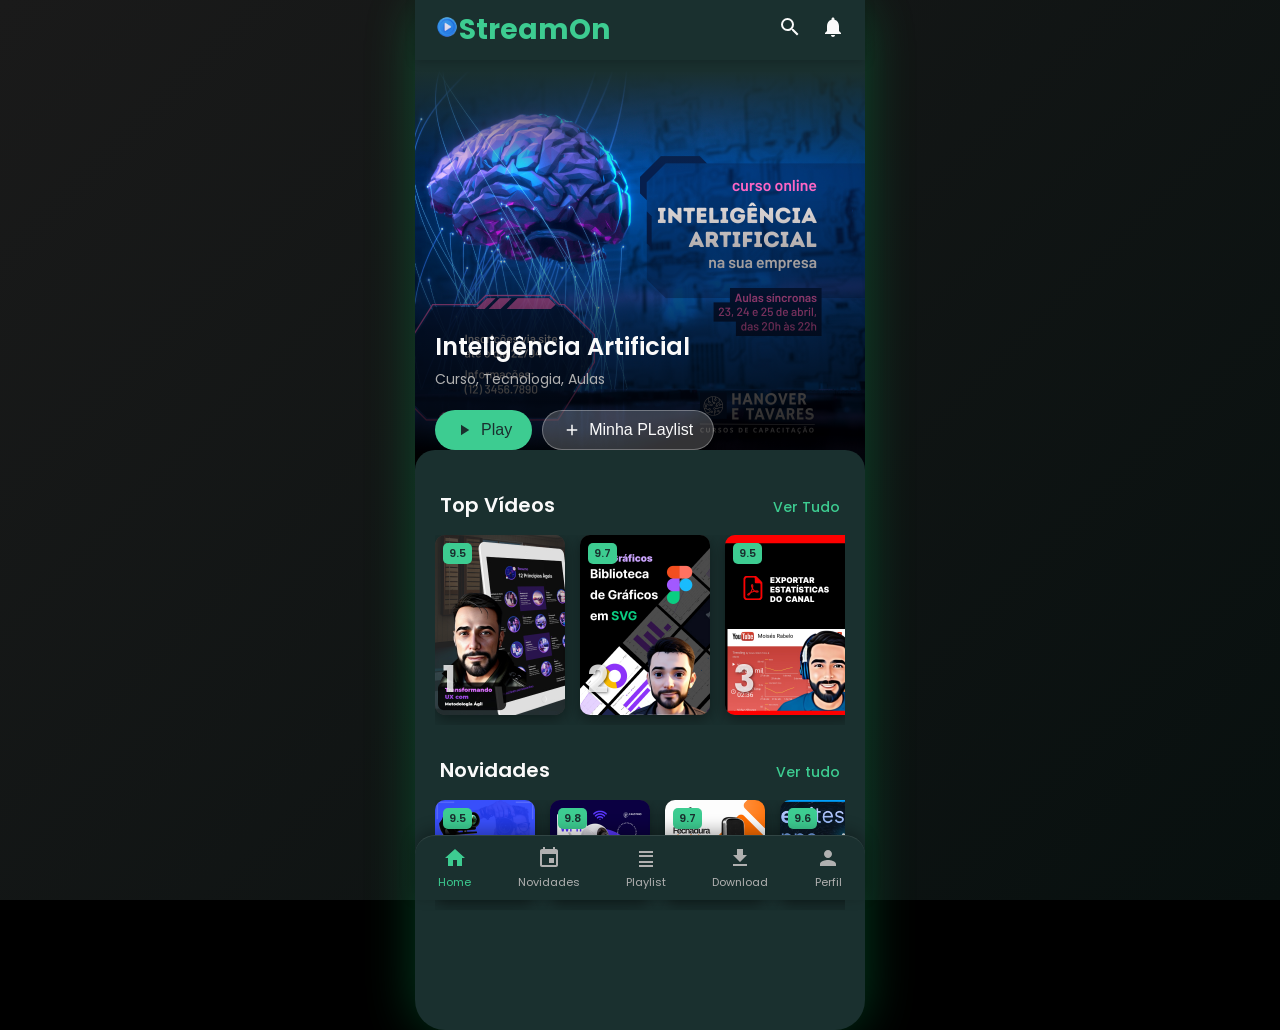
<file: index.html>
<!DOCTYPE html>
<html lang="pt-BR">
<head>
    <meta charset="UTF-8">
    <meta name="viewport" content="width=device-width, initial-scale=1.0">
    <title>StreamOn</title>
    <link rel="shortcut icon" href="./img/logo.png" type="image/x-icon">
    <link rel="stylesheet" href="./css/styles.css">
    <link href="https://fonts.googleapis.com/css2?family=Poppins:wght@300;400;500;600;700&display=swap" rel="stylesheet">
</head>
<body>

    <div class="app-background"></div> <div class="container">
        <header class="main-header">
            <div class="logo"><img class="logo-img" src="./img/logo.png" alt=""><span>StreamOn</span></div>
            <div class="header-icons">
                <span class="icon search-icon"></span>
                <span class="icon bell-icon"></span>
            </div>
        </header>

        <section class="hero-banner" style="background-image: url('./img/thumbnail-canva-destaque-home.png');">
            <div class="overlay"></div>
            <div class="banner-content">
                <h1 class="banner-title">Inteligência Artificial</h1>
                <p class="banner-genres">Curso, Tecnologia, Aulas</p>
                <div class="banner-actions">
                    <button class="btn btn-play"><span class="icon play-icon"></span>Play</button>
                    <button class="btn btn-mylist"><span class="icon add-icon"></span>Minha PLaylist</button>
                </div>
            </div>
        </section>

        <main class="content-sections">
            <section class="content-row">
                <div class="row-header">
                    <h2>Top Vídeos</h2>
                    <span class="see-all">Ver Tudo</span>
                </div>
                <div class="cards-container">
                    <div class="anime-card">
                        <div class="rating">9.5</div>
                        <div class="rank">1</div>
                        <img src="./img/anime_1.jpg" alt="Anime 1" class="card-thumbnail">
                        </div>
                    <div class="anime-card">
                        <div class="rating">9.7</div>
                        <div class="rank">2</div>
                        <img src="./img/anime_2.jpg" alt="Anime 2" class="card-thumbnail">
                        </div>
                    <div class="anime-card">
                        <div class="rating">9.5</div>
                        <div class="rank">3</div>
                        <img src="./img/anime_3.jpg" alt="Anime 3" class="card-thumbnail">
                        </div>
                </div>
            </section>

            <section class="content-row">
                <div class="row-header">
                    <h2>Novidades</h2>
                    <span class="see-all">Ver tudo</span>
                </div>
                <div class="cards-container">
                    <div class="anime-card square">
                        <div class="rating">9.5</div>
                        <img src="./img/thumbnail-canva-home-top1.png" alt="Episode 1" class="card-thumbnail">
                        </div>
                    <div class="anime-card square">
                        <div class="rating">9.8</div>
                        <img src="./img/thumbnail-canva-home-top2.png" alt="Episode 2" class="card-thumbnail">
                        </div>
                    <div class="anime-card square">
                        <div class="rating">9.7</div>
                        <img src="./img/thumbnail-canva-home-top3.png" alt="Episode 3" class="card-thumbnail">
                        </div>
                    <div class="anime-card square">
                        <div class="rating">9.6</div>
                        <img src="./img/episode_4.jpg" alt="Episode 4" class="card-thumbnail">
                        </div>
                </div>
            </section>

        </main>

        <nav class="bottom-nav">
            <a href="#" class="nav-item active">
                <span class="icon home-icon"></span>
                <span>Home</span>
            </a>
            <a href="#" class="nav-item">
                <span class="icon calendar-icon"></span>
                <span>Novidades</span>
            </a>
            <a href="playlist.html" class="nav-item">
                <span class="icon mylist-icon"></span>
                <span>Playlist</span>
            </a>
            <a href="#" class="nav-item">
                <span class="icon download-icon"></span>
                <span>Download</span>
            </a>
            <a href="profile.html" class="nav-item">
                <span class="icon profile-icon"></span>
                <span>Perfil</span>
            </a>
        </nav>
    </div>

</body>
</html>
</file>
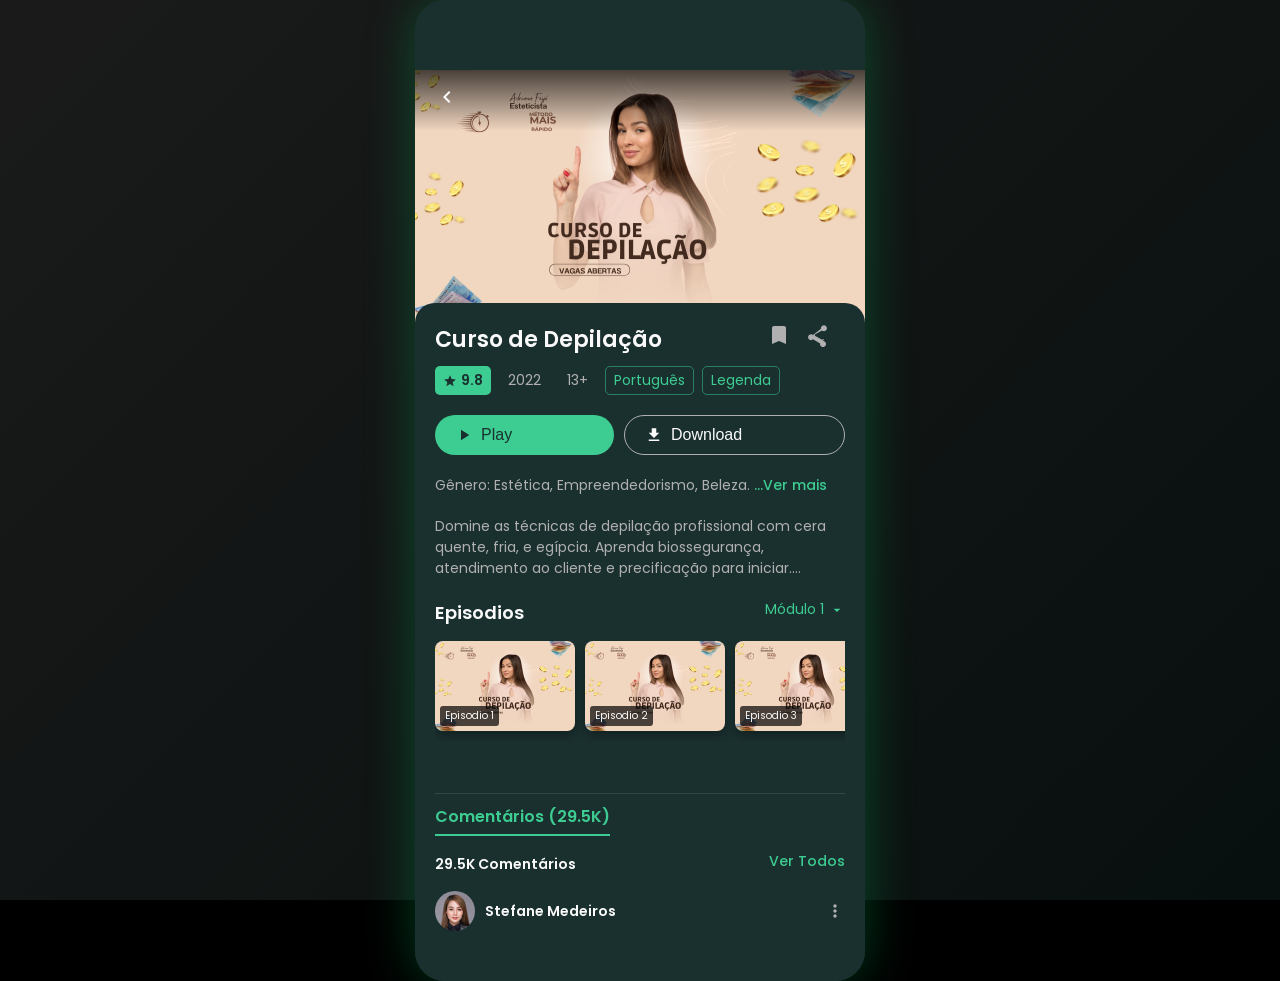
<file: detail.html>
<!DOCTYPE html>
<html lang="pt-BR">
<head>
    <meta charset="UTF-8">
    <meta name="viewport" content="width=device-width, initial-scale=1.0">
    <title>Detalhes - StreamOn</title>
    <link rel="shortcut icon" href="./img/logo.png" type="image/x-icon">
    <link rel="stylesheet" href="./css/styles.css"> 
    <link href="https://fonts.googleapis.com/css2?family=Poppins:wght@300;400;500;600;700&display=swap" rel="stylesheet">
</head>
<body>

    <div class="app-background"></div>
    <div class="container detail-page-container">
        
        <section class="video-player-section">
            <div class="player-banner" style="background-image: url('./img/demon_slayer_detail.png');">
                <div class="top-bar-overlay">
                    <a href="playlist.html">
                        <span class="icon back-arrow"></span>
                    </a>
                </div>
            </div>
        </section>

        <main class="detail-content">

            <div class="metadata-block">
                <h1 class="content-title">Curso de Depilação</h1>
                <div class="action-icons">
                    <span class="icon bookmark-icon"></span>
                    <span class="icon share-icon"></span>
                    <i class="ri-share-line"></i>
                </div>
                
                <div class="tags-row">
                    <span class="rating-tag"><span class="icon star-icon"></span> 9.8</span>
                    <span class="year-tag">2022</span>
                    <span class="age-tag">13+</span>
                    <span class="info-tag light-green-border">Português</span>
                    <span class="info-tag light-green-border">Legenda</span>
                </div>

                <div class="main-actions-row">
                    <button class="btn btn-play full-width"><span class="icon play-icon"></span>Play</button>
                    <button class="btn btn-download full-width"><span class="icon download-icon-btn"></span>Download</button>
                </div>
            </div>
            
            <p class="synopsis">
                Gênero: Estética, Empreendedorismo, Beleza. <span class="read-more">...Ver mais</span>
            </p>
            <p class="full-text">
                Domine as técnicas de depilação profissional com cera quente, fria, e egípcia. Aprenda biossegurança, atendimento ao cliente e precificação para iniciar....
            </p>

            <section class="episode-section">
                <h2 class="section-title">Episodios</h2>
                <div class="dropdown-filter">
                    <span>Módulo 1</span>
                    <span class="icon dropdown-arrow"></span>
                </div>
                
                <div class="episode-cards-container">
                    
                    <div class="episode-card">
                        <img src="./img/episode_1_thumb.png" alt="Episode 1" class="episode-thumbnail">
                        <span class="episode-number">Episodio 1</span>
                    </div>
                    <div class="episode-card">
                        <img src="./img/episode_1_thumb.png" alt="Episode 2" class="episode-thumbnail">
                        <span class="episode-number">Episodio 2</span>
                    </div>
                    <div class="episode-card">
                        <img src="./img/episode_1_thumb.png" alt="Episode 3" class="episode-thumbnail">
                        <span class="episode-number">Episodio 3</span>
                    </div>
                </div>
                
                <h2 class="section-title more-like-this-title"></h2>
            </section>

            <section class="comments-section">
                <div class="comments-header">
                    <span class="comments-tab active-tab">Comentários (29.5K)</span>
                    </div>
                <p class="comments-count">29.5K Comentários</p>
                <span class="see-all-comments">Ver Todos</span>
                
                <div class="comment-item">
                    <img src="./img/foto-perfil2.png" alt="Avatar" class="comment-avatar">
                    <span class="comment-username">Stefane Medeiros</span>
                    <span class="icon more-options-icon-small"></span>
                </div>
            </section>

        </main>
        
    </div>
    <div id="commentsModal" class="modal-bottom-sheet">
    <div class="modal-content">
        
        <header class="comments-modal-header">
            <span class="icon back-arrow" onclick="closeCommentsModal()"></span>
            <h1 class="comments-count-title">29.5K Comentários</h1>
            <span class="icon more-options-icon-small"></span> 
        </header>

        <main class="comments-list-container">
            
            <div class="comment-full-item">
                <img src="./img/foto-perfil2.png" alt="Avatar" class="comment-avatar-lg">
                <div class="comment-body">
                    <span class="comment-username">Stefane Medeiros</span>
                    <span class="icon more-options-icon-medium"></span>
                    <p class="comment-text">
                        O curso superou minhas expectativas! A didática da instrutora é excelente, e ela explica cada tipo de cera e técnica com uma clareza impressionante. Recomendo 100%!
                    </p>
                    <div class="comment-actions">
                        <span class="like-count"><span class="icon heart-icon-filled"></span> 938</span>
                        <span class="comment-time">3 h</span>
                        <span class="reply-button">Responder</span>
                    </div>
                </div>
            </div>

            <div class="comment-full-item">
                <img src="./img/foto-perfil4.png" alt="Avatar" class="comment-avatar-lg">
                <div class="comment-body">
                    <span class="comment-username">Juliana Santos</span>
                    <span class="icon more-options-icon-medium"></span>
                    <p class="comment-text">
                        Melhor investimento que fiz este ano! Em menos de um mês após concluir, já recuperei o valor do curso com os primeiros atendimentos. As dicas de gestão de clientes e precificação fizeram toda a diferença. O material de apoio é incrível. Se você está pensando em empreender, faça este curso! 😍💯💯
                    </p>
                    <div class="comment-actions">
                        <span class="like-count"><span class="icon heart-icon-filled"></span> 847</span>
                        <span class="comment-time">10 h</span>
                        <span class="reply-button">Responder</span>
                    </div>
                </div>
            </div>
            
            <div class="comment-full-item">
                <img src="./img/foto-perfil7.png" alt="Avatar" class="comment-avatar-lg">
                <div class="comment-body">
                    <span class="comment-username">Patrícia Mendes</span>
                    <span class="icon more-options-icon-medium"></span>
                    <p class="comment-text">
                        A técnica de depilação egípcia foi ensinada de forma impecável. Agora, consigo oferecer um serviço muito mais rápido e menos doloroso para minhas clientes. Nota mil!
                    </p>
                    <div class="comment-actions">
                        <span class="like-count"><span class="icon heart-icon-filled"></span> 847</span>
                        <span class="comment-time">13 h</span>
                        <span class="reply-button">Responder</span>
                    </div>
                </div>
            </div>

            <div class="comment-full-item">
                <img src="./img/foto-perfil8.png" alt="Avatar" class="comment-avatar-lg">
                <div class="comment-body">
                    <span class="comment-username">Camila Oliveira</span>
                    <span class="icon more-options-icon-medium"></span>
                    <p class="comment-text">
                        Estava insegura em fazer um curso online, mas o suporte dado após o término é fantástico. Mandei dúvidas sobre produtos e recebi a resposta detalhada no mesmo dia.
                    </p>
                    <div class="comment-actions">
                        <span class="like-count"><span class="icon heart-icon-filled"></span> 847</span>
                        <span class="comment-time">1 d</span>
                        <span class="reply-button">Responder</span>
                    </div>
                </div>
            </div>

            </main>

        <footer class="comment-input-bar">
            <input type="text" placeholder="Comentar..." class="comment-input">
            <span class="icon emoji-icon"></span>
            <button class="btn btn-send"><span class="icon send-icon"></span></button>
        </footer>
        
    </div>
</div>

<script>
    function openCommentsModal() {
        document.getElementById('commentsModal').classList.add('is-visible');
        document.body.style.overflow = 'hidden'; // Evita scroll do fundo
    }

    function closeCommentsModal() {
        document.getElementById('commentsModal').classList.remove('is-visible');
        document.body.style.overflow = '';
    }

    // Liga o clique do "See all" para abrir o modal
    document.querySelector('.see-all-comments').addEventListener('click', openCommentsModal);
</script>

</body>
</html>
</file>
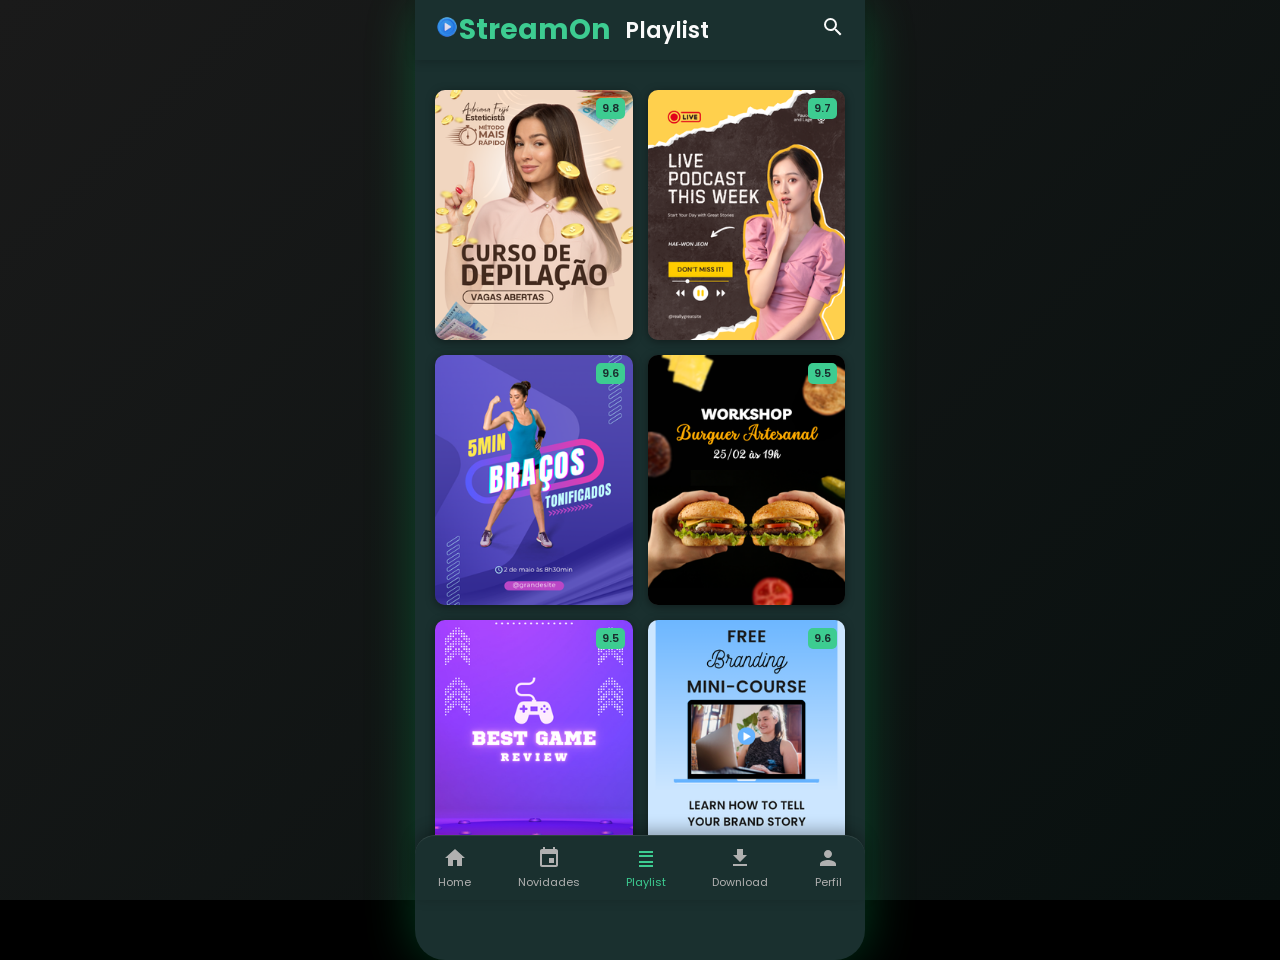
<file: playlist.html>
<!DOCTYPE html>
<html lang="pt-BR">
<head>
    <meta charset="UTF-8">
    <meta name="viewport" content="width=device-width, initial-scale=1.0">
    <title>Minha Lista - StreamOn</title>
    <link rel="shortcut icon" href="./img/logo.png" type="image/x-icon">
    <link rel="stylesheet" href="./css/styles.css"> 
    <link href="https://fonts.googleapis.com/css2?family=Poppins:wght@300;400;500;600;700&display=swap" rel="stylesheet">
</head>
<body>

    <div class="app-background"></div>
    <div class="container">
        
        <header class="main-header">
            <div class="logo"><img class="logo-img" src="./img/logo.png" alt=""><span>StreamOn</span></div>
            <h1 class="page-title">Playlist</h1>
            <div class="header-icons">
                <span class="icon search-icon"></span>
            </div>
        </header>

        
        <main class="grid-content">
            
            <a href="detail.html">
                <div class="anime-card grid-item">
                    <div class="rating playlist-rating">9.8</div>
                    <img src="./img/thumbnail-canva6.png" alt="Naruto" class="card-thumbnail">
                </div>
            </a>

            <div class="anime-card grid-item">
                <div class="rating playlist-rating">9.7</div>
                <img src="./img/thumbnail-canva2.png" alt="One Piece" class="card-thumbnail">
            </div>

            <div class="anime-card grid-item">
                <div class="rating playlist-rating">9.6</div>
                <img src="./img/thumbnail-canva.png" alt="Death Note" class="card-thumbnail">
            </div>

            <div class="anime-card grid-item">
                <div class="rating playlist-rating">9.5</div>
                <img src="./img/thumbnail-canva4.png" alt="Spy x Family" class="card-thumbnail">
            </div>

            <div class="anime-card grid-item">
                <div class="rating playlist-rating">9.5</div>
                <img src="./img/thumbnail-canva5.png" alt="Attack on Titan" class="card-thumbnail">
            </div>

            <div class="anime-card grid-item">
                <div class="rating playlist-rating">9.6</div>
                <img src="./img/thumbnail-canva3.png" alt="Chainsaw Man" class="card-thumbnail">
            </div>
            
            </main>

        <nav class="bottom-nav">
            <a href="index.html" class="nav-item">
                <span class="icon home-icon"></span>
                <span>Home</span>
            </a>
            <a href="#" class="nav-item">
                <span class="icon calendar-icon"></span>
                <span>Novidades</span>
            </a>
            <a href="playlist.html" class="nav-item active"> <span class="icon mylist-icon"></span>
                <span>Playlist</span>
            </a>
            <a href="#" class="nav-item">
                <span class="icon download-icon"></span>
                <span>Download</span>
            </a>
            <a href="profile.html" class="nav-item">
                <span class="icon profile-icon"></span>
                <span>Perfil</span>
            </a>
        </nav>
    </div>

</body>
</html>
</file>
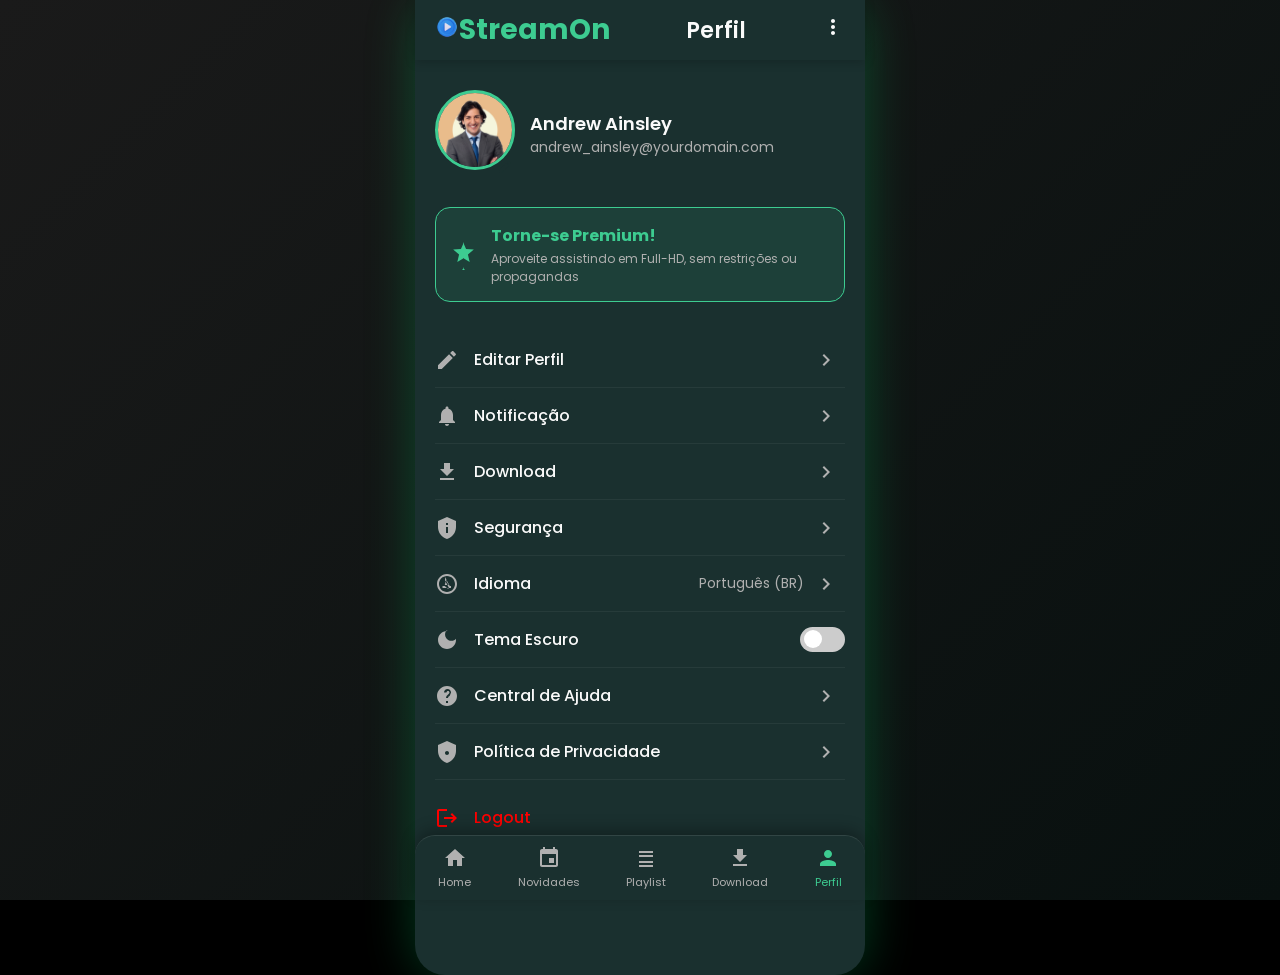
<file: profile.html>
<!DOCTYPE html>
<html lang="pt-BR">
<head>
    <meta charset="UTF-8">
    <meta name="viewport" content="width=device-width, initial-scale=1.0">
    <title>Perfil - StreamOn</title>
    <link rel="shortcut icon" href="./img/logo.png" type="image/x-icon">
    <link rel="stylesheet" href="./css/styles.css"> 
    <link href="https://fonts.googleapis.com/css2?family=Poppins:wght@300;400;500;600;700&display=swap" rel="stylesheet">
</head>
<body>

    <div class="app-background"></div>
    <div class="container">
        
        <header class="main-header profile-header">
            <div class="logo"><img class="logo-img" src="./img/logo.png" alt=""><span>StreamOn</span></div>
            <h1 class="page-title">Perfil</h1>
            <div class="header-icons">
                <span class="icon more-options-icon"></span>
            </div>
        </header>

        
        <main class="profile-content">

            <section class="user-info-section">
                <div class="profile-avatar-container">
                    <img src="./img/foto-perfil.png" alt="Foto de Perfil" class="profile-avatar">
                    <span class="edit-badge"></span>
                </div>
                <div class="user-details">
                    <h2 class="username">Andrew Ainsley</h2>
                    <p class="user-email">andrew_ainsley@yourdomain.com</p>
                </div>
            </section>

            <section class="premium-card">
                <span class="icon premium-crown"></span>
                <div class="premium-text">
                    <h3>Torne-se Premium!</h3>
                    <p>Aproveite assistindo em Full-HD, sem restrições ou propagandas</p>
                </div>
                <span class="icon arrow-right"></span>
            </section>
            
            <section class="settings-list">
                <a href="#" class="setting-item">
                    <span class="icon edit-profile-icon"></span>
                    <span class="setting-text">Editar Perfil</span>
                    <span class="icon arrow-right"></span>
                </a>
                
                <a href="#" class="setting-item">
                    <span class="icon notification-icon"></span>
                    <span class="setting-text">Notificação</span>
                    <span class="icon arrow-right"></span>
                </a>

                <a href="#" class="setting-item">
                    <span class="icon download-icon"></span>
                    <span class="setting-text">Download</span>
                    <span class="icon arrow-right"></span>
                </a>

                <a href="#" class="setting-item">
                    <span class="icon security-icon"></span>
                    <span class="setting-text">Segurança</span>
                    <span class="icon arrow-right"></span>
                </a>

                <div class="setting-item">
                    <span class="icon language-icon"></span>
                    <span class="setting-text">Idioma</span>
                    <span class="setting-value">Português (BR)</span>
                    <span class="icon arrow-right"></span>
                </div>

                <div class="setting-item">
                    <span class="icon dark-mode-icon"></span>
                    <span class="setting-text">Tema Escuro</span>
                    <label class="switch">
                        <input type="checkbox">
                        <span class="slider round"></span>
                    </label>
                </div>

                <a href="#" class="setting-item">
                    <span class="icon help-icon"></span>
                    <span class="setting-text">Central de Ajuda</span>
                    <span class="icon arrow-right"></span>
                </a>
                
                <a href="#" class="setting-item">
                    <span class="icon privacy-icon"></span>
                    <span class="setting-text">Política de Privacidade</span>
                    <span class="icon arrow-right"></span>
                </a>

                <a href="login.html" class="setting-item logout-item">
                    <span class="icon logout-icon"></span>
                    <span class="setting-text">Logout</span>
                </a>
                
            </section>
            
        </main>

        <nav class="bottom-nav">
            <a href="index.html" class="nav-item">
                <span class="icon home-icon"></span>
                <span>Home</span>
            </a>
            <a href="#" class="nav-item">
                <span class="icon calendar-icon"></span>
                <span>Novidades</span>
            </a>
            <a href="playlist.html" class="nav-item">
                <span class="icon mylist-icon"></span>
                <span>Playlist</span>
            </a>
            <a href="#" class="nav-item">
                <span class="icon download-icon"></span>
                <span>Download</span>
            </a>
            <a href="profile.html" class="nav-item active"> <span class="icon profile-icon"></span>
                <span>Perfil</span>
            </a>
        </nav>
    </div>

</body>
</html>
</file>
<file: css/styles.css>
/* Importação de fonte (opcional, se você descomentou no HTML) */
body {
    font-family: 'Poppins', sans-serif;
}

/* Reset Básico */
* {
    box-sizing: border-box;
    margin: 0;
    padding: 0;
}

:root {
    --dark-green: #1A302F;
    --light-green: #3DCC91;
    --text-white: #FAFAFA;
    --text-light-gray: #B0B0B0;
    --dark-gray-bg: #2B2B2B;
    --card-bg: #3A3A3A;
    --overlay-gradient: linear-gradient(to top, rgba(0,0,0,0.9) 0%, rgba(0,0,0,0.6) 50%, rgba(0,0,0,0) 100%);
    --app-gradient-border: linear-gradient(to bottom, #10201F, #00BCD4); /* Ajustado para um verde/azul sutil */
}

body {
    background-color: #000;
    color: var(--text-white);
    overflow-x: hidden; /* Evita rolagem horizontal indesejada */
}

/* Fundo da tela com gradiente sutil */
.app-background {
    position: fixed;
    top: 0;
    left: 0;
    width: 100%;
    height: 100%;
    background: linear-gradient(135deg, #1A1A1A 0%, #08100F 100%); /* Fundo escuro */
    z-index: -1;
}
/* Gradiente nas bordas da "tela do celular" */
.container {
    max-width: 450px; /* Largura máxima para simular um celular */
    margin: 0 auto;
    background-color: var(--dark-green); /* Cor principal do app */
    min-height: 100vh;
    box-shadow: 0 0 50px rgba(0, 200, 100, 0.3); /* Sombra verde */
    border-radius: 30px; /* Bordas arredondadas do "celular" */
    overflow: hidden; /* Garante que o conteúdo não vaze */
    position: relative;
    padding-bottom: 70px; /* Espaço para a nav bar inferior */
}

/* --- HEADER PRINCIPAL --- */
.main-header {
    display: flex;
    justify-content: space-between;
    align-items: center;
    padding: 15px 20px;
    position: absolute;
    top: 0;
    width: 100%;
    max-width: 450px;
    z-index: 100;
    background: transparent; /* Transparente para ver o banner */
}
.main-header .logo {
    font-size: 28px;
    font-weight: 700;
    color: var(--light-green); /* Verde claro para o logo 'A' */
}
.header-icons .icon {
    display: inline-block;
    width: 24px;
    height: 24px;
    margin-left: 15px;
    background-color: var(--text-white); /* Cor dos ícones */
    -webkit-mask-size: cover;
    mask-size: cover;
}

.logo-img {
    display: inline;
    width: 24px;
    height: 24px;
}

/* Ícones específicos (usando mask para SVGs ou background-image para PNGs) */
.search-icon { -webkit-mask-image: url('data:image/svg+xml;utf8,<svg xmlns="http://www.w3.org/2000/svg" viewBox="0 0 24 24" fill="white"><path d="M15.5 14h-.79l-.28-.27A6.471 6.471 0 0 0 16 9.5 6.5 6.5 0 1 0 9.5 16c1.61 0 3.09-.59 4.23-1.57l.27.28v.79l5 4.99L20.49 19l-4.99-5zm-6 0C7.01 14 5 11.99 5 9.5S7.01 5 9.5 5 14 7.01 14 9.5 11.99 14 9.5 14z"/></svg>'); mask-image: url('data:image/svg+xml;utf8,<svg xmlns="http://www.w3.org/2000/svg" viewBox="0 0 24 24" fill="white"><path d="M15.5 14h-.79l-.28-.27A6.471 6.471 0 0 0 16 9.5 6.5 6.5 0 1 0 9.5 16c1.61 0 3.09-.59 4.23-1.57l.27.28v.79l5 4.99L20.49 19l-4.99-5zm-6 0C7.01 14 5 11.99 5 9.5S7.01 5 9.5 5 14 7.01 14 9.5 11.99 14 9.5 14z"/></svg>'); }
.bell-icon { -webkit-mask-image: url('data:image/svg+xml;utf8,<svg xmlns="http://www.w3.org/2000/svg" viewBox="0 0 24 24" fill="white"><path d="M12 22c1.1 0 2-.9 2-2h-4c0 1.1.9 2 2 2zm6-6v-5c0-3.07-1.63-5.64-4.5-6.32V4c0-.83-.67-1.5-1.5-1.5s-1.5.67-1.5 1.5v.68C7.64 5.36 6 7.93 6 11v5l-2 2v1h16v-1l-2-2z"/></svg>'); mask-image: url('data:image/svg+xml;utf8,<svg xmlns="http://www.w3.org/2000/svg" viewBox="0 0 24 24" fill="white"><path d="M12 22c1.1 0 2-.9 2-2h-4c0 1.1.9 2 2 2zm6-6v-5c0-3.07-1.63-5.64-4.5-6.32V4c0-.83-.67-1.5-1.5-1.5s-1.5.67-1.5 1.5v.68C7.64 5.36 6 7.93 6 11v5l-2 2v1h16v-1l-2-2z"/></svg>'); }


/* --- HERO BANNER --- */
.hero-banner {
    width: 100%;
    height: 400px; /* Altura do banner */
    background-size: cover;
    background-position: center;
    position: relative;
    display: flex;
    align-items: flex-end; /* Conteúdo na parte inferior */
    padding-bottom: 20px;
    z-index: 1; /* Para ficar abaixo do header fixo */
}
.hero-banner::before { /* Pseudo-elemento para o gradiente superior */
    content: '';
    position: absolute;
    top: 0;
    left: 0;
    width: 100%;
    height: 100px; /* Altura do gradiente */
    background: linear-gradient(to bottom, var(--dark-green), transparent);
    z-index: 2;
}
.overlay { /* Gradiente inferior para contraste do texto */
    position: absolute;
    bottom: 0;
    left: 0;
    width: 100%;
    height: 70%; /* Altura do gradiente */
    background: var(--overlay-gradient);
    z-index: 3;
}
.banner-content {
    position: relative;
    z-index: 4;
    padding: 0 20px;
    width: 100%;
}
.banner-title {
    font-size: 24px;
    margin-bottom: 5px;
    font-weight: 600;
}
.banner-genres {
    font-size: 14px;
    color: var(--text-light-gray);
    margin-bottom: 20px;
}
.banner-actions {
    display: flex;
    gap: 10px;
}
.btn {
    padding: 10px 20px;
    border: none;
    border-radius: 25px;
    font-size: 16px;
    font-weight: 500;
    cursor: pointer;
    display: flex;
    align-items: center;
    gap: 8px;
}
.btn-play {
    background-color: var(--light-green); /* Verde claro */
    color: var(--dark-green); /* Texto verde escuro */
}
.btn-mylist {
    background-color: rgba(255, 255, 255, 0.2); /* Fundo transparente claro */
    color: var(--text-white);
    border: 1px solid rgba(255, 255, 255, 0.3);
}
.btn .icon {
    display: inline-block;
    width: 18px;
    height: 18px;
    background-color: currentColor; /* Usa a cor do texto do botão */
    -webkit-mask-size: cover;
    mask-size: cover;
}
/* Ícones dos botões */
.play-icon { -webkit-mask-image: url('data:image/svg+xml;utf8,<svg xmlns="http://www.w3.org/2000/svg" viewBox="0 0 24 24" fill="black"><path d="M8 5v14l11-7z"/></svg>'); mask-image: url('data:image/svg+xml;utf8,<svg xmlns="http://www.w3.org/2000/svg" viewBox="0 0 24 24" fill="black"><path d="M8 5v14l11-7z"/></svg>'); }
.add-icon { -webkit-mask-image: url('data:image/svg+xml;utf8,<svg xmlns="http://www.w3.org/2000/svg" viewBox="0 0 24 24" fill="white"><path d="M19 13h-6v6h-2v-6H5v-2h6V5h2v6h6v2z"/></svg>'); mask-image: url('data:image/svg+xml;utf8,<svg xmlns="http://www.w3.org/2000/svg" viewBox="0 0 24 24" fill="white"><path d="M19 13h-6v6h-2v-6H5v-2h6V5h2v6h6v2z"/></svg>'); }


/* --- SEÇÕES DE CONTEÚDO --- */
.content-sections {
    padding: 20px;
    background-color: var(--dark-green); /* Para transição suave do banner */
    position: relative;
    z-index: 5; /* Garante que fique acima do banner ao rolar */
    border-top-left-radius: 20px;
    border-top-right-radius: 20px;
    margin-top: -20px; /* Para sobrepor o banner levemente */
    padding-top: 40px;
}

.content-row {
    margin-bottom: 30px;
}
.row-header {
    display: flex;
    justify-content: space-between;
    align-items: baseline;
    margin-bottom: 15px;
    padding: 0 5px; /* Pequeno padding para os títulos */
}
.row-header h2 {
    font-size: 20px;
    font-weight: 600;
}
.see-all {
    color: var(--light-green);
    font-size: 14px;
    font-weight: 500;
}
.cards-container {
    display: flex;
    overflow-x: scroll; /* Scroll horizontal */
    gap: 15px;
    padding-bottom: 10px; /* Espaço para sombra/scroll */
    scrollbar-width: none; /* Esconde a barra de rolagem Firefox */
    -ms-overflow-style: none; /* Esconde a barra de rolagem IE/Edge */
}
/* Esconde a barra de rolagem para navegadores baseados em WebKit */
.cards-container::-webkit-scrollbar {
    display: none;
}

.anime-card {
    position: relative;
    width: 130px; /* Largura base */
    min-width: 130px; /* Garante que não encolha */
    height: 180px; /* Altura para cards retangulares */
    border-radius: 10px;
    overflow: hidden;
    box-shadow: 0 5px 15px rgba(0, 0, 0, 0.4);
    background-color: var(--card-bg); /* Fundo caso a imagem não carregue */
    transition: transform 0.2s ease;
}
.anime-card.square { /* Cards para "New Episode Releases" */
    width: 100px;
    min-width: 100px;
    height: 100px;
}

.anime-card:hover {
    transform: translateY(-5px);
}
.card-thumbnail {
    width: 100%;
    height: 100%;
    object-fit: cover; /* Cobre o card sem distorcer */
}
.rating {
    position: absolute;
    top: 8px;
    left: 8px;
    background-color: var(--light-green); /* Verde claro */
    color: var(--dark-green);
    padding: 2px 6px;
    border-radius: 5px;
    font-size: 11px;
    font-weight: 600;
    z-index: 10;
}
.rank {
    position: absolute;
    bottom: 8px;
    left: 8px;
    color: rgba(255, 255, 255, 0.8);
    font-size: 36px;
    font-weight: 700;
    text-shadow: 1px 1px 3px rgba(0,0,0,0.5);
    z-index: 10;
}


/* --- BOTTOM NAVIGATION --- */
.bottom-nav {
    display: flex;
    justify-content: space-around;
    align-items: center;
    height: 65px;
    background-color: var(--dark-green);
    position: fixed;
    width: 100%; /* Ocupa toda a largura do container */
    max-width: 450px; /* Limita à largura do container */
    bottom: 0;
    left: 50%; /* Centraliza no container */
    transform: translateX(-50%);
    border-top: 1px solid rgba(255, 255, 255, 0.1);
    box-shadow: 0 -5px 15px rgba(0, 0, 0, 0.3);
    border-top-left-radius: 20px; /* Borda arredondada */
    border-top-right-radius: 20px;
    z-index: 100;
}
.bottom-nav .nav-item {
    display: flex;
    flex-direction: column;
    align-items: center;
    color: var(--text-light-gray);
    font-size: 11px;
    text-decoration: none;
    transition: color 0.2s ease;
}
.bottom-nav .nav-item.active {
    color: var(--light-green); /* Verde claro para o ativo */
}
.bottom-nav .nav-item .icon {
    display: block;
    width: 24px;
    height: 24px;
    margin-bottom: 4px;
    background-color: currentColor; /* Usa a cor do texto do item */
    -webkit-mask-size: cover;
    mask-size: cover;
}
/* Ícones da navegação inferior (substitua por SVG/PNG reais se necessário) */
.home-icon { -webkit-mask-image: url('data:image/svg+xml;utf8,<svg xmlns="http://www.w3.org/2000/svg" viewBox="0 0 24 24" fill="white"><path d="M10 20v-6h4v6h5v-8h3L12 3 2 12h3v8z"/></svg>'); mask-image: url('data:image/svg+xml;utf8,<svg xmlns="http://www.w3.org/2000/svg" viewBox="0 0 24 24" fill="white"><path d="M10 20v-6h4v6h5v-8h3L12 3 2 12h3v8z"/></svg>'); }
.calendar-icon { -webkit-mask-image: url('data:image/svg+xml;utf8,<svg xmlns="http://www.w3.org/2000/svg" viewBox="0 0 24 24" fill="white"><path d="M17 12h-5v5h5v-5zM16 1v2H8V1H6v2H5c-1.11 0-1.99.9-1.99 2L3 19c0 1.1.89 2 2 2h14c1.1 0 2-.9 2-2V5c0-1.1-.9-2-2-2h-1V1h-2zm3 18H5V8h14v11z"/></svg>'); mask-image: url('data:image/svg+xml;utf8,<svg xmlns="http://www.w3.org/2000/svg" viewBox="0 0 24 24" fill="white"><path d="M17 12h-5v5h5v-5zM16 1v2H8V1H6v2H5c-1.11 0-1.99.9-1.99 2L3 19c0 1.1.89 2 2 2h14c1.1 0 2-.9 2-2V5c0-1.1-.9-2-2-2h-1V1h-2zm3 18H5V8h14v11z"/></svg>'); }
.mylist-icon { -webkit-mask-image: url('data:image/svg+xml;utf8,<svg xmlns="http://www.w3.org/2000/svg" viewBox="0 0 24 24" fill="white"><path d="M19 9H5v2h14V9zm0-4H5v2h14V5zM5 15h14v2H5v-2zm0 4h14v2H5v-2z"/></svg>'); mask-image: url('data:image/svg+xml;utf8,<svg xmlns="http://www.w3.org/2000/svg" viewBox="0 0 24 24" fill="white"><path d="M19 9H5v2h14V9zm0-4H5v2h14V5zM5 15h14v2H5v-2zm0 4h14v2H5v-2z"/></svg>'); }
.download-icon { -webkit-mask-image: url('data:image/svg+xml;utf8,<svg xmlns="http://www.w3.org/2000/svg" viewBox="0 0 24 24" fill="white"><path d="M19 9h-4V3H9v6H5l7 7 7-7zM5 18v2h14v-2H5z"/></svg>'); mask-image: url('data:image/svg+xml;utf8,<svg xmlns="http://www.w3.org/2000/svg" viewBox="0 0 24 24" fill="white"><path d="M19 9h-4V3H9v6H5l7 7 7-7zM5 18v2h14v-2H5z"/></svg>'); }
.profile-icon { -webkit-mask-image: url('data:image/svg+xml;utf8,<svg xmlns="http://www.w3.org/2000/svg" viewBox="0 0 24 24" fill="white"><path d="M12 12c2.21 0 4-1.79 4-4s-1.79-4-4-4-4 1.79-4 4 1.79 4 4 4zm0 2c-2.67 0-8 1.34-8 4v2h16v-2c0-2.66-5.33-4-8-4z"/></svg>'); mask-image: url('data:image/svg+xml;utf8,<svg xmlns="http://www.w3.org/2000/svg" viewBox="0 0 24 24" fill="white"><path d="M12 12c2.21 0 4-1.79 4-4s-1.79-4-4-4-4 1.79-4 4 1.79 4 4 4zm0 2c-2.67 0-8 1.34-8 4v2h16v-2c0-2.66-5.33-4-8-4z"/></svg>'); }

/* --- ADICIONAR ESTILOS ESPECÍFICOS PARA A PÁGINA MY LIST --- */

/* Ajusta o padding do container para acomodar a barra de título */
.container {
    /* ... outros estilos ... */
    padding-top: 70px; /* Adiciona padding para o header fixo/título */
}

/* Modificação do Header para a página My List */
.main-header {
    /* ... Remova 'position: absolute;' e use flex para o layout da lista */
    position: fixed; /* Fixa o header no topo */
    background-color: var(--dark-green); /* Fundo sólido para o topo */
    box-shadow: 0 2px 10px rgba(0, 0, 0, 0.2);
    align-items: center;
    padding: 10px 20px;
    height: 60px; /* Altura fixa */
    top: 0;
    z-index: 100;
}

.page-title {
    font-size: 22px;
    font-weight: 600;
    flex-grow: 1; /* Permite que o título ocupe o espaço central */
    margin-left: 15px;
}
.main-header .logo {
    font-size: 28px;
    font-weight: 700;
    color: var(--light-green); 
    margin-right: auto; /* Empurra o logo para a esquerda se necessário */
}
.header-icons {
    margin-left: auto; /* Empurra os ícones para a direita */
}


/* GRADE DE CONTEÚDO PRINCIPAL (My List) */
.grid-content {
    /* A grade começa abaixo do padding-top do container (70px) */
    padding: 20px; 
    display: grid;
    /* 2 colunas com espaçamento de 15px */
    grid-template-columns: 1fr 1fr; 
    gap: 15px; 
}

.anime-card.grid-item {
    /* Ajustes para o card na grade (tamanho proporcional) */
    width: 100%; /* Ocupa a largura total da coluna */
    height: 250px; /* Altura fixa para este layout de grade */
    /* Remove a sombra e a transformação que é mais adequada para scroll horizontal */
    box-shadow: 0 2px 10px rgba(0, 0, 0, 0.4);
    transform: none;
}
.anime-card.grid-item:hover {
    transform: none;
}

/* Ajuste da posição do rating para o canto superior direito (como na imagem) */
.rating.playlist-rating {
    top: 8px;
    right: 8px;
    left: auto; /* Desfaz o left: 8px do estilo anterior */
}

/* --- ESTILOS ESPECÍFICOS PARA A PÁGINA PROFILE --- */

/* Ajuste do Header da página Profile */
.profile-header {
    /* O header da Profile é ligeiramente diferente (tem o A, o título e a opção de mais) */
    justify-content: space-between;
}
.profile-header .page-title {
    margin-left: 15px;
    flex-grow: 0;
}

.profile-content {
    padding: 20px;
    padding-top: 20px; /* Já tem padding-top do container */
    padding-bottom: 20px;
    position: relative;
    z-index: 5;
    background-color: var(--dark-green);
    min-height: calc(100vh - 65px); /* Garante que o fundo cubra a tela acima da nav bar */
}

/* 1. SEÇÃO DE INFORMAÇÕES DO USUÁRIO */
.user-info-section {
    display: flex;
    align-items: center;
    margin-bottom: 30px;
}
.profile-avatar-container {
    position: relative;
    margin-right: 15px;
}
.profile-avatar {
    width: 80px;
    height: 80px;
    border-radius: 50%;
    object-fit: cover;
    border: 3px solid var(--light-green); /* Borda verde clara */
}
.edit-badge {
    position: absolute;
    bottom: 0;
    right: 0;
    width: 20px;
    height: 20px;
    border-radius: 50%;
    background-color: var(--light-green); /* Cor de edição */
    border: 2px solid var(--dark-green);
    /* Adicione um ícone de caneta ou use um background image aqui */
    /* Exemplo: */
    -webkit-mask-image: url('data:image/svg+xml;utf8,<svg xmlns="http://www.w3.org/2000/svg" viewBox="0 0 24 24" fill="black"><path d="M3 17.25V21h3.75L17.81 9.94l-3.75-3.75L3 17.25zM20.71 7.04c.39-.39.39-1.02 0-1.41l-2.34-2.34c-.39-.39-1.02-.39-1.41 0l-1.83 1.83 3.75 3.75 1.83-1.83z"/></svg>'); 
    mask-image: url('data:image/svg+xml;utf8,<svg xmlns="http://www.w3.org/2000/svg" viewBox="0 0 24 24" fill="black"><path d="M3 17.25V21h3.75L17.81 9.94l-3.75-3.75L3 17.25zM20.71 7.04c.39-.39.39-1.02 0-1.41l-2.34-2.34c-.39-.39-1.02-.39-1.41 0l-1.83 1.83 3.75 3.75 1.83-1.83z"/></svg>');
    background-color: var(--dark-green); /* Ícone escuro na bolha verde */
    -webkit-mask-size: 80%;
    mask-size: 80%;
    -webkit-mask-repeat: no-repeat;
    mask-repeat: no-repeat;
    -webkit-mask-position: center;
    mask-position: center;
}
.username {
    font-size: 18px;
    font-weight: 600;
}
.user-email {
    font-size: 14px;
    color: var(--text-light-gray);
}

/* 2. CARD PREMIUM */
.premium-card {
    display: flex;
    align-items: center;
    padding: 15px;
    margin-bottom: 30px;
    border-radius: 15px;
    background-color: rgba(61, 204, 145, 0.1); /* Fundo sutil do card */
    border: 1px solid var(--light-green);
    cursor: pointer;
}
.premium-crown {
    display: block;
    width: 30px;
    height: 30px;
    background-color: var(--light-green);
    margin-right: 15px;
    /* Ícone de coroa (substitua pelo seu SVG se tiver) */
    -webkit-mask-image: url('data:image/svg+xml;utf8,<svg xmlns="http://www.w3.org/2000/svg" viewBox="0 0 24 24" fill="black"><path d="M12 17.27L18.18 21l-1.64-7.03L22 9.24l-7.19-.61L12 2 9.19 8.63 2 9.24l5.46 4.73L5.82 21z"/></svg>'); 
    mask-image: url('data:image/svg+xml;utf8,<svg xmlns="http://www.w3.org/2000/svg" viewBox="0 0 24 24" fill="black"><path d="M12 17.27L18.18 21l-1.64-7.03L22 9.24l-7.19-.61L12 2 9.19 8.63 2 9.24l5.46 4.73L5.82 21z"/></svg>');
}
.premium-text {
    flex-grow: 1;
}
.premium-text h3 {
    color: var(--light-green);
    font-size: 16px;
    margin-bottom: 2px;
}
.premium-text p {
    font-size: 12px;
    color: var(--text-light-gray);
}


/* 3. LISTA DE CONFIGURAÇÕES */
.settings-list {
    display: flex;
    flex-direction: column;
}
.setting-item {
    display: flex;
    align-items: center;
    padding: 15px 0;
    text-decoration: none;
    color: var(--text-white);
    border-bottom: 1px solid rgba(255, 255, 255, 0.05); /* Linha divisória sutil */
}
.setting-item:last-child {
    border-bottom: none;
    margin-top: 10px;
}
.setting-item .icon {
    display: block;
    width: 24px;
    height: 24px;
    margin-right: 15px;
    background-color: var(--text-light-gray); /* Cor dos ícones padrão */
    -webkit-mask-size: cover;
    mask-size: cover;
}
.setting-text {
    flex-grow: 1;
    font-size: 16px;
    font-weight: 500;
}
.setting-value {
    color: var(--text-light-gray);
    font-size: 14px;
    margin-right: 10px;
}

/* Item de Logout (Vermelho de Destaque) */
.logout-item {
    color: #FF0000; /* Vermelho forte para Logout */
}
.logout-item .icon {
    background-color: #FF0000;
}


/* ÍCONES DE CONFIGURAÇÃO (Novos ícones a serem adicionados) */
.arrow-right { 
    width: 16px !important; 
    background-color: var(--text-light-gray) !important;
    -webkit-mask-image: url('data:image/svg+xml;utf8,<svg xmlns="http://www.w3.org/2000/svg" viewBox="0 0 24 24" fill="white"><path d="M10 6L8.59 7.41 13.17 12l-4.58 4.59L10 18l6-6z"/></svg>'); 
    mask-image: url('data:image/svg+xml;utf8,<svg xmlns="http://www.w3.org/2000/svg" viewBox="0 0 24 24" fill="white"><path d="M10 6L8.59 7.41 13.17 12l-4.58 4.59L10 18l6-6z"/></svg>'); 
}

/* Ícones de Menu (substitua pelos seus SVGs reais) */
.more-options-icon { -webkit-mask-image: url('data:image/svg+xml;utf8,<svg xmlns="http://www.w3.org/2000/svg" viewBox="0 0 24 24" fill="white"><path d="M12 8c1.1 0 2-.9 2-2s-.9-2-2-2-2 .9-2 2 .9 2 2 2zm0 2c-1.1 0-2 .9-2 2s.9 2 2 2 2-.9 2-2-.9-2-2-2zm0 6c-1.1 0-2 .9-2 2s.9 2 2 2 2-.9 2-2-.9-2-2-2z"/></svg>'); mask-image: url('data:image/svg+xml;utf8,<svg xmlns="http://www.w3.org/2000/svg" viewBox="0 0 24 24" fill="white"><path d="M12 8c1.1 0 2-.9 2-2s-.9-2-2-2-2 .9-2 2 .9 2 2 2zm0 2c-1.1 0-2 .9-2 2s.9 2 2 2 2-.9 2-2-.9-2-2-2zm0 6c-1.1 0-2 .9-2 2s.9 2 2 2 2-.9 2-2-.9-2-2-2z"/></svg>'); }
.edit-profile-icon { -webkit-mask-image: url('data:image/svg+xml;utf8,<svg xmlns="http://www.w3.org/2000/svg" viewBox="0 0 24 24" fill="white"><path d="M3 17.25V21h3.75L17.81 9.94l-3.75-3.75L3 17.25zM20.71 7.04c.39-.39.39-1.02 0-1.41l-2.34-2.34c-.39-.39-1.02-.39-1.41 0l-1.83 1.83 3.75 3.75 1.83-1.83z"/></svg>'); mask-image: url('data:image/svg+xml;utf8,<svg xmlns="http://www.w3.org/2000/svg" viewBox="0 0 24 24" fill="white"><path d="M3 17.25V21h3.75L17.81 9.94l-3.75-3.75L3 17.25zM20.71 7.04c.39-.39.39-1.02 0-1.41l-2.34-2.34c-.39-.39-1.02-.39-1.41 0l-1.83 1.83 3.75 3.75 1.83-1.83z"/></svg>'); }
.notification-icon { -webkit-mask-image: url('data:image/svg+xml;utf8,<svg xmlns="http://www.w3.org/2000/svg" viewBox="0 0 24 24" fill="white"><path d="M12 22c1.1 0 2-.9 2-2h-4c0 1.1.9 2 2 2zm6-6v-5c0-3.07-1.63-5.64-4.5-6.32V4c0-.83-.67-1.5-1.5-1.5s-1.5.67-1.5 1.5v.68C7.64 5.36 6 7.93 6 11v5l-2 2v1h16v-1l-2-2z"/></svg>'); mask-image: url('data:image/svg+xml;utf8,<svg xmlns="http://www.w3.org/2000/svg" viewBox="0 0 24 24" fill="white"><path d="M12 22c1.1 0 2-.9 2-2h-4c0 1.1.9 2 2 2zm6-6v-5c0-3.07-1.63-5.64-4.5-6.32V4c0-.83-.67-1.5-1.5-1.5s-1.5.67-1.5 1.5v.68C7.64 5.36 6 7.93 6 11v5l-2 2v1h16v-1l-2-2z"/></svg>'); }
.security-icon { -webkit-mask-image: url('data:image/svg+xml;utf8,<svg xmlns="http://www.w3.org/2000/svg" viewBox="0 0 24 24" fill="white"><path d="M12 1L3 5v6c0 5.55 3.84 10.74 9 12 5.16-1.26 9-6.45 9-12V5l-9-4zm-1 6h2v2h-2V7zm0 4h2v6h-2v-6z"/></svg>'); mask-image: url('data:image/svg+xml;utf8,<svg xmlns="http://www.w3.org/2000/svg" viewBox="0 0 24 24" fill="white"><path d="M12 1L3 5v6c0 5.55 3.84 10.74 9 12 5.16-1.26 9-6.45 9-12V5l-9-4zm-1 6h2v2h-2V7zm0 4h2v6h-2v-6z"/></svg>'); }
.language-icon { -webkit-mask-image: url('data:image/svg+xml;utf8,<svg xmlns="http://www.w3.org/2000/svg" viewBox="0 0 24 24" fill="white"><path d="M12 2C6.48 2 2 6.48 2 12s4.48 10 10 10 10-4.48 10-10S17.52 2 12 2zm0 18c-4.41 0-8-3.59-8-8s3.59-8 8-8 8 3.59 8 8-3.59 8-8 8zm-2-12v.5l4 7.5-.5.5h-1L9.75 14H7.5v2h8.5v-2h-1.25L10 5zm1.5 1.5L13.75 13h-4L11.5 6.5z"/></svg>'); mask-image: url('data:image/svg+xml;utf8,<svg xmlns="http://www.w3.org/2000/svg" viewBox="0 0 24 24" fill="white"><path d="M12 2C6.48 2 2 6.48 2 12s4.48 10 10 10 10-4.48 10-10S17.52 2 12 2zm0 18c-4.41 0-8-3.59-8-8s3.59-8 8-8 8 3.59 8 8-3.59 8-8 8zm-2-12v.5l4 7.5-.5.5h-1L9.75 14H7.5v2h8.5v-2h-1.25L10 5zm1.5 1.5L13.75 13h-4L11.5 6.5z"/></svg>'); }
.dark-mode-icon { -webkit-mask-image: url('data:image/svg+xml;utf8,<svg xmlns="http://www.w3.org/2000/svg" viewBox="0 0 24 24" fill="white"><path d="M12 3c-4.97 0-9 4.03-9 9s4.03 9 9 9 9-4.03 9-9c0-.46-.04-.91-.1-1.36-.96 1.34-2.55 2.22-4.39 2.22-3.55 0-6.44-2.89-6.44-6.44 0-1.84.88-3.43 2.22-4.39.04-.06.07-.13.1-.19-.04.02-.07.03-.1.05z"/></svg>'); mask-image: url('data:image/svg+xml;utf8,<svg xmlns="http://www.w3.org/2000/svg" viewBox="0 0 24 24" fill="white"><path d="M12 3c-4.97 0-9 4.03-9 9s4.03 9 9 9 9-4.03 9-9c0-.46-.04-.91-.1-1.36-.96 1.34-2.55 2.22-4.39 2.22-3.55 0-6.44-2.89-6.44-6.44 0-1.84.88-3.43 2.22-4.39.04-.06.07-.13.1-.19-.04.02-.07.03-.1.05z"/></svg>'); }
.help-icon { -webkit-mask-image: url('data:image/svg+xml;utf8,<svg xmlns="http://www.w3.org/2000/svg" viewBox="0 0 24 24" fill="white"><path d="M12 2C6.48 2 2 6.48 2 12s4.48 10 10 10 10-4.48 10-10S17.52 2 12 2zm1 17h-2v-2h2v2zm2.07-7.75l-.9.92C13.43 12.51 13 13.5 13 14h-2c0-.85.39-1.57.82-2.15l1.8-1.8C14.18 9.38 14.5 8.94 14.5 8.5c0-.82-.68-1.5-1.5-1.5s-1.5.68-1.5 1.5H9c0-1.92 1.57-3.5 3.5-3.5s3.5 1.58 3.5 3.5c0 .48-.22.95-.59 1.31z"/></svg>'); mask-image: url('data:image/svg+xml;utf8,<svg xmlns="http://www.w3.org/2000/svg" viewBox="0 0 24 24" fill="white"><path d="M12 2C6.48 2 2 6.48 2 12s4.48 10 10 10 10-4.48 10-10S17.52 2 12 2zm1 17h-2v-2h2v2zm2.07-7.75l-.9.92C13.43 12.51 13 13.5 13 14h-2c0-.85.39-1.57.82-2.15l1.8-1.8C14.18 9.38 14.5 8.94 14.5 8.5c0-.82-.68-1.5-1.5-1.5s-1.5.68-1.5 1.5H9c0-1.92 1.57-3.5 3.5-3.5s3.5 1.58 3.5 3.5c0 .48-.22.95-.59 1.31z"/></svg>'); }
.privacy-icon { -webkit-mask-image: url('data:image/svg+xml;utf8,<svg xmlns="http://www.w3.org/2000/svg" viewBox="0 0 24 24" fill="white"><path d="M12 1L3 5v6c0 5.55 3.84 10.74 9 12 5.16-1.26 9-6.45 9-12V5l-9-4zm0 14c-1.1 0-2-.9-2-2s.9-2 2-2 2 .9 2 2-.9 2-2 2z"/></svg>'); mask-image: url('data:image/svg+xml;utf8,<svg xmlns="http://www.w3.org/2000/svg" viewBox="0 0 24 24" fill="white"><path d="M12 1L3 5v6c0 5.55 3.84 10.74 9 12 5.16-1.26 9-6.45 9-12V5l-9-4zm0 14c-1.1 0-2-.9-2-2s.9-2 2-2 2 .9 2 2-.9 2-2 2z"/></svg>'); }
.logout-icon { -webkit-mask-image: url('data:image/svg+xml;utf8,<svg xmlns="http://www.w3.org/2000/svg" viewBox="0 0 24 24" fill="white"><path d="M17 7l-1.41 1.41L18.17 11H9v2h9.17l-2.58 2.58L17 17l5-5-5-5zM4 5h8V3H4c-1.1 0-2 .9-2 2v14c0 1.1.9 2 2 2h8v-2H4V5z"/></svg>'); mask-image: url('data:image/svg+xml;utf8,<svg xmlns="http://www.w3.org/2000/svg" viewBox="0 0 24 24" fill="white"><path d="M17 7l-1.41 1.41L18.17 11H9v2h9.17l-2.58 2.58L17 17l5-5-5-5zM4 5h8V3H4c-1.1 0-2 .9-2 2v14c0 1.1.9 2 2 2h8v-2H4V5z"/></svg>'); }

/* ESTILO DO SWITCH (DARK MODE) */
.switch {
    position: relative;
    display: inline-block;
    width: 45px;
    height: 25px;
    margin-left: 10px;
}
.switch input {
    opacity: 0;
    width: 0;
    height: 0;
}
.slider {
    position: absolute;
    cursor: pointer;
    top: 0;
    left: 0;
    right: 0;
    bottom: 0;
    background-color: #ccc;
    transition: .4s;
}
.slider:before {
    position: absolute;
    content: "";
    height: 18px;
    width: 18px;
    left: 4px;
    bottom: 4px;
    background-color: white;
    transition: .4s;
}
input:checked + .slider {
    background-color: var(--light-green);
}
input:checked + .slider:before {
    transform: translateX(18px);
}
.slider.round {
    border-radius: 25px;
}
.slider.round:before {
    border-radius: 50%;
}

/* --- ESTILOS ESPECÍFICOS PARA A PÁGINA DE DETALHES --- */

.detail-page-container {
    padding-bottom: 0; /* Remove padding inferior se não houver nav bar */
}

/* 1. PLAYER / BANNER */
.video-player-section {
    width: 100%;
    position: relative;
    padding-bottom: 56.25%; /* Proporção 16:9 */
    height: 0;
}
.player-banner {
    position: absolute;
    top: 0;
    left: 0;
    width: 100%;
    height: 100%;
    background-size: cover;
    background-position: center;
    z-index: 10;
}
.top-bar-overlay {
    position: absolute;
    top: 0;
    left: 0;
    width: 100%;
    padding: 15px 20px;
    z-index: 15;
    background: linear-gradient(to bottom, rgba(0, 0, 0, 0.7), transparent);
}
.back-arrow {
    display: inline-block;
    width: 24px;
    height: 24px;
    background-color: var(--text-white);
    -webkit-mask-size: cover;
    mask-size: cover;
    /* Ícone de seta para trás */
    -webkit-mask-image: url('data:image/svg+xml;utf8,<svg xmlns="http://www.w3.org/2000/svg" viewBox="0 0 24 24" fill="white"><path d="M15.41 16.59L10.83 12l4.58-4.59L14 6l-6 6 6 6z"/></svg>'); 
    mask-image: url('data:image/svg+xml;utf8,<svg xmlns="http://www.w3.org/2000/svg" viewBox="0 0 24 24" fill="white"><path d="M15.41 16.59L10.83 12l4.58-4.59L14 6l-6 6 6 6z"/></svg>');
}

/* 2. CONTEÚDO E METADADOS */
.detail-content {
    padding: 20px;
    background-color: var(--dark-green);
    position: relative;
    z-index: 11; /* Acima do player */
    margin-top: -20px; /* Sobrepõe o player levemente */
    border-top-left-radius: 20px;
    border-top-right-radius: 20px;
}
.metadata-block {
    margin-bottom: 20px;
}
.content-title {
    font-size: 22px;
    font-weight: 600;
    margin-bottom: 10px;
    display: flex;
    justify-content: space-between;
}
.action-icons {
    display: flex;
    gap: 15px;
    position: absolute;
    top: 20px;
    right: 20px;
}
.action-icons .icon {
    width: 24px;
    height: 24px;
    background-color: var(--text-light-gray);
    -webkit-mask-size: cover;
    mask-size: cover;
}
.bookmark-icon { -webkit-mask-image: url('data:image/svg+xml;utf8,<svg xmlns="http://www.w3.org/2000/svg" viewBox="0 0 24 24" fill="white"><path d="M17 3H7c-1.1 0-2 .9-2 2v16l7-3 7 3V5c0-1.1-.9-2-2-2z"/></svg>'); mask-image: url('data:image/svg+xml;utf8,<svg xmlns="http://www.w3.org/2000/svg" viewBox="0 0 24 24" fill="white"><path d="M17 3H7c-1.1 0-2 .9-2 2v16l7-3 7 3V5c0-1.1-.9-2-2-2z"/></svg>'); }
.share-icon { -webkit-mask-image: url('data:image/svg+xml;utf8,<svg xmlns="http://www.w3.org/2000/svg" viewBox="0 0 24 24" fill="white"><path d="M18 16.08c-.76 0-1.44.3-1.96.77L8.91 12.7c.05-.2.09-.41.09-.6s-.04-.4-.09-.6l7.05-4.11c.51.47 1.2.77 1.96.77 1.66 0 3-1.34 3-3s-1.34-3-3-3-3 1.34-3 3c0 .2.04.4.09.6L7.05 11.9c-.51-.47-1.2-.77-1.96-.77-1.66 0-3 1.34-3 3s1.34 3 3 3c.76 0 1.44-.3 1.96-.77l7.05 4.11c-.05.2-.09.4-.09.6 0 1.66 1.34 3 3 3s3-1.34 3-3-1.34-3-3-3z"/></svg>'); mask-image: url('data:image/svg+xml;utf8,<svg xmlns="http://www.w3.org/2000/svg" viewBox="0 0 24 24" fill="white"><path d="M18 16.08c-.76 0-1.44.3-1.96.77L8.91 12.7c.05-.2.09-.41.09-.6s-.04-.4-.09-.6l7.05-4.11c.51.47 1.2.77 1.96.77 1.66 0 3-1.34 3-3s-1.34-3-3-3-3 1.34-3 3c0 .2.04.4.09.6L7.05 11.9c-.51-.47-1.2-.77-1.96-.77-1.66 0-3 1.34-3 3s1.34 3 3 3c.76 0 1.44-.3 1.96-.77l7.05 4.11c-.05.2-.09.4-.09.6 0 1.66 1.34 3 3 3s3-1.34 3-3-1.34-3-3-3z"/></svg>'); }

/* TAGS E BOTÕES */
.tags-row {
    display: flex;
    gap: 8px;
    margin-bottom: 20px;
}
.rating-tag {
    display: flex;
    align-items: center;
    background-color: var(--light-green);
    color: var(--dark-green);
    font-size: 14px;
    font-weight: 600;
    padding: 3px 8px;
    border-radius: 5px;
}
.rating-tag .icon.star-icon {
    width: 14px;
    height: 14px;
    margin-right: 4px;
    background-color: var(--dark-green);
    -webkit-mask-image: url('data:image/svg+xml;utf8,<svg xmlns="http://www.w3.org/2000/svg" viewBox="0 0 24 24" fill="black"><path d="M12 17.27L18.18 21l-1.64-7.03L22 9.24l-7.19-.61L12 2 9.19 8.63 2 9.24l5.46 4.73L5.82 21z"/></svg>'); 
    mask-image: url('data:image/svg+xml;utf8,<svg xmlns="http://www.w3.org/2000/svg" viewBox="0 0 24 24" fill="black"><path d="M12 17.27L18.18 21l-1.64-7.03L22 9.24l-7.19-.61L12 2 9.19 8.63 2 9.24l5.46 4.73L5.82 21z"/></svg>');
}
.year-tag, .age-tag, .info-tag {
    background-color: transparent;
    color: var(--text-light-gray);
    font-size: 14px;
    padding: 3px 8px;
    border-radius: 5px;
    border: 1px solid transparent;
}
.light-green-border {
    border-color: rgba(61, 204, 145, 0.5); /* Borda sutil verde */
    color: var(--light-green);
}
.main-actions-row {
    display: flex;
    gap: 10px;
}
.btn.full-width {
    flex-grow: 1;
}
.btn-play {
    /* Reutiliza estilo da Home Page */
    background-color: var(--light-green);
    color: var(--dark-green);
}
.btn-download {
    /* Estilo de Download */
    background-color: transparent;
    border: 1px solid var(--text-light-gray);
    color: var(--text-white);
}
.download-icon-btn { -webkit-mask-image: url('data:image/svg+xml;utf8,<svg xmlns="http://www.w3.org/2000/svg" viewBox="0 0 24 24" fill="white"><path d="M19 9h-4V3H9v6H5l7 7 7-7zM5 18v2h14v-2H5z"/></svg>'); mask-image: url('data:image/svg+xml;utf8,<svg xmlns="http://www.w3.org/2000/svg" viewBox="0 0 24 24" fill="white"><path d="M19 9h-4V3H9v6H5l7 7 7-7zM5 18v2h14v-2H5z"/></svg>'); }


/* 3. SINOPSE */
.synopsis, .full-text {
    font-size: 14px;
    color: var(--text-light-gray);
    line-height: 1.5;
    margin-bottom: 20px;
}
.read-more {
    color: var(--light-green);
    font-weight: 500;
    cursor: pointer;
}

/* 4. SEÇÃO DE EPISÓDIOS */
.episode-section {
    padding-bottom: 20px;
    border-bottom: 1px solid rgba(255, 255, 255, 0.1);
}
.section-title {
    font-size: 18px;
    font-weight: 600;
    margin-bottom: 15px;
    display: inline-block;
}
.dropdown-filter {
    float: right;
    display: flex;
    align-items: center;
    color: var(--light-green);
    font-size: 14px;
    cursor: pointer;
}
.dropdown-filter .icon.dropdown-arrow {
    width: 16px;
    height: 16px;
    margin-left: 5px;
    background-color: var(--light-green);
    -webkit-mask-image: url('data:image/svg+xml;utf8,<svg xmlns="http://www.w3.org/2000/svg" viewBox="0 0 24 24" fill="white"><path d="M7 10l5 5 5-5z"/></svg>'); 
    mask-image: url('data:image/svg+xml;utf8,<svg xmlns="http://www.w3.org/2000/svg" viewBox="0 0 24 24" fill="white"><path d="M7 10l5 5 5-5z"/></svg>');
}
.episode-cards-container {
    display: flex;
    overflow-x: scroll;
    gap: 10px;
    padding-bottom: 10px;
}
.episode-card {
    position: relative;
    width: 140px;
    min-width: 140px;
    height: 90px;
    border-radius: 8px;
    overflow: hidden;
    box-shadow: 0 5px 10px rgba(0, 0, 0, 0.3);
}
.episode-thumbnail {
    width: 100%;
    height: 100%;
    object-fit: cover;
}
.episode-number {
    position: absolute;
    bottom: 5px;
    left: 5px;
    background-color: rgba(0, 0, 0, 0.7);
    color: var(--text-white);
    padding: 2px 5px;
    border-radius: 3px;
    font-size: 10px;
}
.more-like-this-title {
    margin-top: 20px;
    margin-bottom: 5px;
}

/* 5. SEÇÃO DE COMENTÁRIOS */
.comments-section {
    padding-top: 10px;
    padding-bottom: 30px;
}
.comments-header {
    /* Layout para tabs se necessário, mas aqui usaremos apenas como cabeçalho */
    display: flex;
    justify-content: space-between;
    margin-bottom: 15px;
}
.comments-tab.active-tab {
    color: var(--light-green);
    font-weight: 600;
    border-bottom: 2px solid var(--light-green);
    padding-bottom: 5px;
}
.comments-count {
    font-size: 14px;
    font-weight: 600;
    display: inline-block;
}
.see-all-comments {
    float: right;
    color: var(--light-green);
    font-size: 14px;
    font-weight: 500;
    cursor: pointer;
}
.comment-item {
    display: flex;
    align-items: center;
    margin-top: 15px;
}
.comment-avatar {
    width: 40px;
    height: 40px;
    border-radius: 50%;
    object-fit: cover;
    margin-right: 10px;
}
.comment-username {
    font-size: 14px;
    font-weight: 500;
    flex-grow: 1;
}
.more-options-icon-small {
    width: 20px;
    height: 20px;
    background-color: var(--text-light-gray);
    /* Ícone de três pontos verticais (reuse do profile) */
    -webkit-mask-image: url('data:image/svg+xml;utf8,<svg xmlns="http://www.w3.org/2000/svg" viewBox="0 0 24 24" fill="white"><path d="M12 8c1.1 0 2-.9 2-2s-.9-2-2-2-2 .9-2 2 .9 2 2 2zm0 2c-1.1 0-2 .9-2 2s.9 2 2 2 2-.9 2-2-.9-2-2-2zm0 6c-1.1 0-2 .9-2 2s.9 2 2 2 2-.9 2-2-.9-2-2-2z"/></svg>'); 
    mask-image: url('data:image/svg+xml;utf8,<svg xmlns="http://www.w3.org/2000/svg" viewBox="0 0 24 24" fill="white"><path d="M12 8c1.1 0 2-.9 2-2s-.9-2-2-2-2 .9-2 2 .9 2 2 2zm0 2c-1.1 0-2 .9-2 2s.9 2 2 2 2-.9 2-2-.9-2-2-2zm0 6c-1.1 0-2 .9-2 2s.9 2 2 2 2-.9 2-2-.9-2-2-2z"/></svg>');
}

/* --- ESTILOS PARA O POPUP/BOTTOM SHEET DE COMENTÁRIOS --- */

.modal-bottom-sheet {
    position: fixed;
    top: 0;
    left: 0;
    width: 100%;
    height: 100%;
    background-color: rgba(0, 0, 0, 0.7); /* Fundo semi-transparente */
    z-index: 999;
    display: flex;
    justify-content: center;
    align-items: flex-end; /* Posiciona o modal na parte inferior */
    visibility: hidden;
    opacity: 0;
    transition: opacity 0.3s ease, visibility 0.3s ease;
}

.modal-bottom-sheet.is-visible {
    visibility: visible;
    opacity: 1;
}

.modal-content {
    background-color: var(--dark-green);
    width: 100%;
    max-width: 450px;
    height: 90vh; /* Ocupa 90% da altura da tela */
    border-top-left-radius: 20px;
    border-top-right-radius: 20px;
    transform: translateY(100%);
    transition: transform 0.4s ease-out;
    display: flex;
    flex-direction: column;
}

.modal-bottom-sheet.is-visible .modal-content {
    transform: translateY(0);
}

/* HEADER DO POPUP */
.comments-modal-header {
    display: flex;
    align-items: center;
    padding: 15px 20px;
    border-bottom: 1px solid rgba(255, 255, 255, 0.1);
}
.comments-modal-header .back-arrow {
    background-color: var(--text-white);
    margin-right: 15px;
    cursor: pointer;
}
.comments-count-title {
    font-size: 18px;
    font-weight: 600;
    flex-grow: 1; /* Ocupa o espaço central */
}

/* LISTA DE COMENTÁRIOS */
.comments-list-container {
    flex-grow: 1;
    overflow-y: auto; /* Permite rolar a lista de comentários */
    padding: 20px;
}

.comment-full-item {
    display: flex;
    margin-bottom: 25px;
}
.comment-avatar-lg {
    width: 45px;
    height: 45px;
    border-radius: 50%;
    object-fit: cover;
    margin-right: 15px;
    flex-shrink: 0; /* Evita que o avatar diminua */
}
.comment-body {
    flex-grow: 1;
    position: relative;
}
.comment-username {
    font-size: 14px;
    font-weight: 600;
}
.comment-body .more-options-icon-medium {
    position: absolute;
    top: 0;
    right: 0;
    width: 20px;
    height: 20px;
    background-color: var(--text-light-gray);
    /* Reusa o ícone de 3 pontos */
    -webkit-mask-image: url('data:image/svg+xml;utf8,<svg xmlns="http://www.w3.org/2000/svg" viewBox="0 0 24 24" fill="white"><path d="M12 8c1.1 0 2-.9 2-2s-.9-2-2-2-2 .9-2 2 .9 2 2 2zm0 2c-1.1 0-2 .9-2 2s.9 2 2 2 2-.9 2-2-.9-2-2-2zm0 6c-1.1 0-2 .9-2 2s.9 2 2 2 2-.9 2-2-.9-2-2-2z"/></svg>'); 
    mask-image: url('data:image/svg+xml;utf8,<svg xmlns="http://www.w3.org/2000/svg" viewBox="0 0 24 24" fill="white"><path d="M12 8c1.1 0 2-.9 2-2s-.9-2-2-2-2 .9-2 2 .9 2 2 2zm0 2c-1.1 0-2 .9-2 2s.9 2 2 2 2-.9 2-2-.9-2-2-2zm0 6c-1.1 0-2 .9-2 2s.9 2 2 2 2-.9 2-2-.9-2-2-2z"/></svg>');
}
.comment-text {
    font-size: 14px;
    color: var(--text-white);
    line-height: 1.4;
    margin-top: 5px;
    margin-right: 30px; /* Espaço para o botão de opções */
}
.comment-actions {
    margin-top: 10px;
    display: flex;
    gap: 15px;
    align-items: center;
    font-size: 12px;
    color: var(--text-light-gray);
}
.like-count {
    display: flex;
    align-items: center;
    font-weight: 600;
    color: var(--light-green);
}
.heart-icon-filled {
    width: 16px;
    height: 16px;
    margin-right: 4px;
    background-color: var(--light-green);
    /* Ícone de coração (like) */
    -webkit-mask-image: url('data:image/svg+xml;utf8,<svg xmlns="http://www.w3.org/2000/svg" viewBox="0 0 24 24" fill="black"><path d="M12 21.35l-1.45-1.32C5.4 15.36 2 12.28 2 8.5 2 5.42 4.42 3 7.5 3c1.74 0 3.41.81 4.5 2.09C13.09 3.81 14.76 3 16.5 3 19.58 3 22 5.42 22 8.5c0 3.78-3.4 6.86-8.55 11.54L12 21.35z"/></svg>'); 
    mask-image: url('data:image/svg+xml;utf8,<svg xmlns="http://www.w3.org/2000/svg" viewBox="0 0 24 24" fill="black"><path d="M12 21.35l-1.45-1.32C5.4 15.36 2 12.28 2 8.5 2 5.42 4.42 3 7.5 3c1.74 0 3.41.81 4.5 2.09C13.09 3.81 14.76 3 16.5 3 19.58 3 22 5.42 22 8.5c0 3.78-3.4 6.86-8.55 11.54L12 21.35z"/></svg>');
}
.reply-button {
    font-weight: 600;
}

/* BARRA DE ENTRADA INFERIOR */
.comment-input-bar {
    display: flex;
    align-items: center;
    padding: 10px 20px;
    background-color: rgba(255, 255, 255, 0.05); /* Fundo sutil */
    border-top: 1px solid rgba(255, 255, 255, 0.1);
    flex-shrink: 0;
}
.comment-input {
    flex-grow: 1;
    background-color: transparent;
    border: none;
    color: var(--text-white);
    padding: 10px;
    font-size: 14px;
}
.comment-input::placeholder {
    color: var(--text-light-gray);
}
.btn-send {
    background-color: var(--light-green);
    width: 40px;
    height: 40px;
    border-radius: 50%;
    border: none;
    display: flex;
    align-items: center;
    justify-content: center;
    padding: 0;
    margin-left: 10px;
    cursor: pointer;
}
.send-icon {
    width: 20px;
    height: 20px;
    background-color: var(--dark-green);
    /* Ícone de Envio (avião de papel) */
    -webkit-mask-image: url('data:image/svg+xml;utf8,<svg xmlns="http://www.w3.org/2000/svg" viewBox="0 0 24 24" fill="black"><path d="M2.01 21L23 12 2.01 3v7l15 2-15 2v7z"/></svg>'); 
    mask-image: url('data:image/svg+xml;utf8,<svg xmlns="http://www.w3.org/2000/svg" viewBox="0 0 24 24" fill="black"><path d="M2.01 21L23 12 2.01 3v7l15 2-15 2v7z"/></svg>');
}
.emoji-icon {
    width: 24px;
    height: 24px;
    background-color: var(--text-light-gray);
    /* Ícone de Emoji (sorriso) */
    -webkit-mask-image: url('data:image/svg+xml;utf8,<svg xmlns="http://www.w3.org/2000/svg" viewBox="0 0 24 24" fill="white"><path d="M12 2C6.48 2 2 6.48 2 12s4.48 10 10 10 10-4.48 10-10S17.52 2 12 2zm0 18c-4.41 0-8-3.59-8-8s3.59-8 8-8 8 3.59 8 8-3.59 8-8 8zm-5-6h2v2H7zM15 15h2v2h-2zm-3-8c-1.33 0-2.5.58-3.33 1.5H8.33C9.33 7.58 10.66 7 12 7s2.67.58 3.67 1.5h-.33C14.5 7.58 13.33 7 12 7z"/></svg>'); 
    mask-image: url('data:image/svg+xml;utf8,<svg xmlns="http://www.w3.org/2000/svg" viewBox="0 0 24 24" fill="white"><path d="M12 2C6.48 2 2 6.48 2 12s4.48 10 10 10 10-4.48 10-10S17.52 2 12 2zm0 18c-4.41 0-8-3.59-8-8s3.59-8 8-8 8 3.59 8 8-3.59 8-8 8zm-5-6h2v2H7zM15 15h2v2h-2zm-3-8c-1.33 0-2.5.58-3.33 1.5H8.33C9.33 7.58 10.66 7 12 7s2.67.58 3.67 1.5h-.33C14.5 7.58 13.33 7 12 7z"/></svg>');
}
</file>
